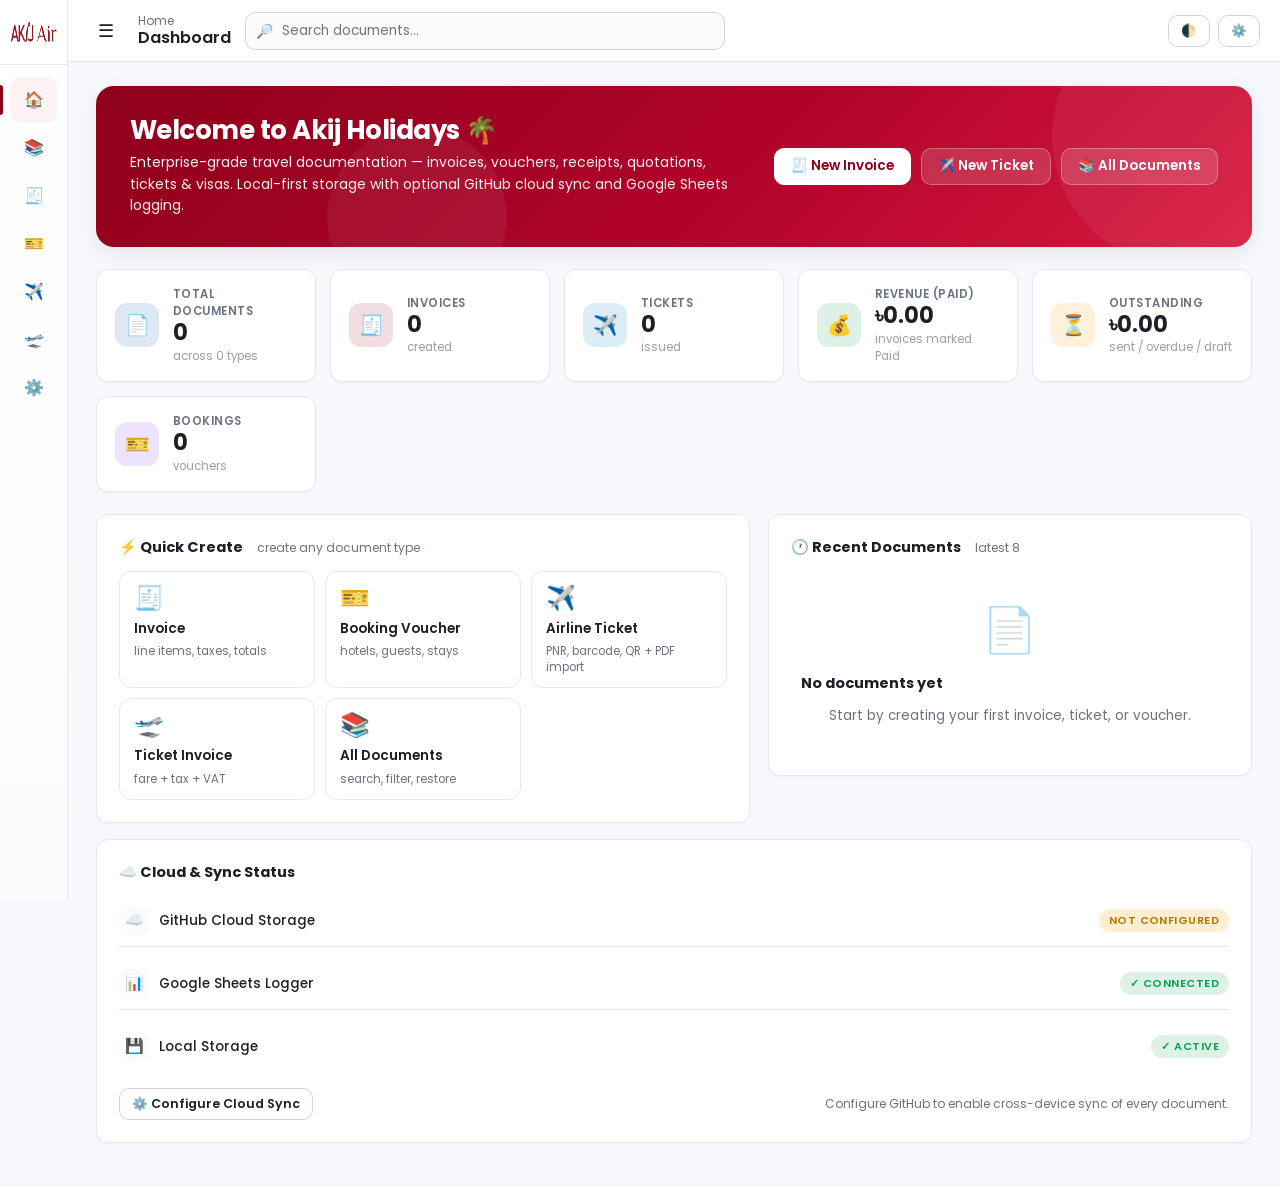
<file: index.html>
<!DOCTYPE html>
<html lang="en">
<head>
<meta charset="UTF-8" />
<meta name="viewport" content="width=device-width, initial-scale=1.0" />
<meta name="description" content="Akij Holidays — enterprise travel document management" />
<title>Akij Holidays — Travel Management System</title>
<link rel="icon" type="image/png" href="logo.png">
<link href="https://fonts.googleapis.com/css2?family=Poppins:wght@300;400;500;600;700&family=JetBrains+Mono:wght@400;600&display=swap" rel="stylesheet">
<link rel="stylesheet" href="theme.css">
<style>
  /* ---- Hero ---- */
  .hero {
    background: linear-gradient(135deg, #8e011a 0%, #b0032a 55%, #d81a3f 100%);
    color: #fff;
    border-radius: var(--radius-lg);
    padding: 30px 34px;
    margin-bottom: 22px;
    display: grid;
    grid-template-columns: 1fr auto;
    gap: 20px;
    align-items: center;
    box-shadow: var(--shadow);
    position: relative;
    overflow: hidden;
  }
  .hero::before, .hero::after {
    content: "";
    position: absolute;
    border-radius: 50%;
    background: rgba(255,255,255,.06);
    pointer-events: none;
  }
  .hero::before { width: 260px; height: 260px; top: -80px; right: -60px; }
  .hero::after  { width: 180px; height: 180px; bottom: -60px; left: 20%; }
  .hero h1 { margin: 0 0 6px; font-size: 26px; font-weight: 700; letter-spacing: -.02em; position: relative; z-index: 1; line-height: 1.15; }
  .hero p  { margin: 0; opacity: .93; font-size: 14px; max-width: 620px; position: relative; z-index: 1; line-height: 1.55; }
  .hero-actions { display: flex; gap: 10px; flex-wrap: wrap; position: relative; z-index: 1; }
  .hero .btn { background: rgba(255,255,255,.15); color: #fff; border: 1px solid rgba(255,255,255,.28); backdrop-filter: blur(4px); }
  .hero .btn:hover { background: rgba(255,255,255,.25); color: #fff; }
  .hero .btn.btn-white { background: #fff; color: #8e011a; border: 1px solid #fff; font-weight: 600; }
  .hero .btn.btn-white:hover { background: #fff; opacity: .93; color: #8e011a; }
  @media (max-width: 720px) { .hero { grid-template-columns: 1fr; padding: 22px; } }

  /* ---- Stats grid ---- */
  .stats {
    display: grid;
    grid-template-columns: repeat(auto-fit, minmax(220px, 1fr));
    gap: 14px;
    margin-bottom: 22px;
  }
  .stat {
    background: var(--surface);
    border: 1px solid var(--border);
    border-radius: var(--radius);
    padding: 16px 18px;
    box-shadow: var(--shadow-xs);
    display: flex;
    align-items: center;
    gap: 14px;
    transition: transform .18s ease, box-shadow .18s ease;
  }
  .stat:hover { transform: translateY(-2px); box-shadow: var(--shadow-sm); }
  .stat-icon {
    width: 44px; height: 44px;
    border-radius: 12px;
    display: grid; place-items: center;
    font-size: 20px;
    flex-shrink: 0;
  }
  .stat-icon.c1 { background: rgba(0,74,173,.13); color: #004aad; }
  .stat-icon.c2 { background: rgba(142,1,26,.13); color: #8e011a; }
  .stat-icon.c3 { background: rgba(15,157,88,.14); color: #0f9d58; }
  .stat-icon.c4 { background: rgba(245,159,0,.15); color: #b57900; }
  .stat-icon.c5 { background: rgba(124,58,237,.14); color: #6d28d9; }
  .stat-icon.c6 { background: rgba(2,132,199,.14); color: #0369a1; }
  .stat-body { min-width: 0; flex: 1; }
  .stat-label { font-size: 11.5px; color: var(--text-muted); text-transform: uppercase; letter-spacing: .04em; font-weight: 600; }
  .stat-value { font-size: 22px; font-weight: 700; color: var(--text); line-height: 1.15; font-variant-numeric: tabular-nums; }
  .stat-sub { font-size: 11.5px; color: var(--text-soft); margin-top: 2px; }

  /* ---- Two-column layout ---- */
  .home-grid {
    display: grid;
    grid-template-columns: 1.35fr 1fr;
    gap: 18px;
    align-items: start;
  }
  @media (max-width: 980px) { .home-grid { grid-template-columns: 1fr; } }

  /* ---- Quick tiles ---- */
  .quick-tiles {
    display: grid;
    grid-template-columns: repeat(auto-fit, minmax(150px, 1fr));
    gap: 10px;
  }
  .quick-tile {
    display: flex;
    flex-direction: column;
    align-items: flex-start;
    gap: 6px;
    padding: 14px 14px 12px;
    border-radius: 12px;
    background: var(--surface);
    border: 1px solid var(--border);
    text-decoration: none;
    color: var(--text);
    transition: transform .18s ease, box-shadow .18s ease, border-color .18s ease;
    cursor: pointer;
  }
  .quick-tile:hover {
    transform: translateY(-2px);
    box-shadow: var(--shadow-sm);
    border-color: var(--primary);
    text-decoration: none;
  }
  .quick-tile .qt-icon { font-size: 24px; line-height: 1; margin-bottom: 4px; }
  .quick-tile .qt-title { font-weight: 600; font-size: 13.5px; line-height: 1.3; }
  .quick-tile .qt-sub { font-size: 11.5px; color: var(--text-muted); line-height: 1.4; }

  /* ---- Recent list ---- */
  .recent-item {
    display: flex;
    gap: 12px;
    padding: 12px 4px;
    border-bottom: 1px solid var(--border);
    align-items: center;
  }
  .recent-item:last-child { border-bottom: none; }
  .recent-item .ri-icon {
    width: 36px; height: 36px;
    border-radius: 9px;
    display: grid; place-items: center;
    background: var(--surface-2);
    font-size: 17px;
    flex-shrink: 0;
  }
  .recent-item .ri-body { flex: 1; min-width: 0; }
  .recent-item .ri-title {
    font-weight: 600;
    font-size: 13.5px;
    color: var(--text);
    overflow: hidden;
    text-overflow: ellipsis;
    white-space: nowrap;
  }
  .recent-item .ri-sub {
    font-size: 11.5px;
    color: var(--text-muted);
    display: flex;
    gap: 8px;
    align-items: center;
    flex-wrap: wrap;
    margin-top: 2px;
  }
  .recent-item .ri-actions { display: flex; gap: 6px; flex-shrink: 0; }
  .recent-item a.ri-open {
    color: var(--accent);
    font-size: 12.5px;
    font-weight: 600;
    text-decoration: none;
    padding: 4px 10px;
    border-radius: 6px;
  }
  .recent-item a.ri-open:hover { background: var(--accent-soft); text-decoration: none; }

  /* ---- Cloud status ---- */
  .status-panel {
    display: flex;
    flex-direction: column;
    gap: 12px;
  }
  .status-row {
    display: flex;
    align-items: center;
    justify-content: space-between;
    padding: 10px 0;
    border-bottom: 1px solid var(--border);
    font-size: 13.5px;
    gap: 10px;
  }
  .status-row:last-child { border-bottom: none; }
  .status-row .name { display: flex; align-items: center; gap: 10px; font-weight: 500; }
  .status-row .name .ico {
    width: 30px; height: 30px;
    background: var(--surface-2);
    border-radius: 8px;
    display: grid; place-items: center;
    font-size: 15px;
  }

  .card h3 {
    margin: 0 0 12px;
    font-size: 14.5px;
    color: var(--text);
    font-weight: 700;
    display: flex;
    align-items: center;
    gap: 8px;
  }
  .card h3 .sub { font-weight: 400; font-size: 12px; color: var(--text-muted); margin-left: 6px; }
</style>
</head>
<body>

<div id="mainOutlet">
  <div class="hero">
    <div>
      <h1>Welcome to Akij Holidays 🌴</h1>
      <p>Enterprise-grade travel documentation — invoices, vouchers, receipts, quotations, tickets & visas. Local-first storage with optional GitHub cloud sync and Google Sheets logging.</p>
    </div>
    <div class="hero-actions">
      <a class="btn btn-white" href="invoice.html">🧾 New Invoice</a>
      <a class="btn" href="ticket.html">✈️ New Ticket</a>
      <a class="btn" href="documents.html">📚 All Documents</a>
    </div>
  </div>

  <div class="stats" id="statsGrid" aria-label="Statistics"></div>

  <div class="home-grid">
    <div class="card">
      <h3>⚡ Quick Create <span class="sub">create any document type</span></h3>
      <div class="quick-tiles" id="quickTiles"></div>
    </div>

    <div class="card">
      <h3>🕐 Recent Documents <span class="sub">latest 8</span></h3>
      <div id="recentList"></div>
    </div>
  </div>

  <div class="card mt-2">
    <h3>☁️ Cloud &amp; Sync Status</h3>
    <div class="status-panel">
      <div class="status-row">
        <div class="name"><span class="ico">☁️</span> GitHub Cloud Storage</div>
        <div class="value" id="statusGithub"><span class="badge badge-local">Not configured</span></div>
      </div>
      <div class="status-row">
        <div class="name"><span class="ico">📊</span> Google Sheets Logger</div>
        <div class="value" id="statusSheets"><span class="badge badge-local">Not configured</span></div>
      </div>
      <div class="status-row">
        <div class="name"><span class="ico">💾</span> Local Storage</div>
        <div class="value"><span class="badge badge-ok">✓ Active</span></div>
      </div>
    </div>
    <div class="row mt-2">
      <a class="btn btn-ghost btn-sm" href="settings.html">⚙️ Configure Cloud Sync</a>
      <div class="spacer"></div>
      <span class="text-muted" style="font-size:12px;">Configure GitHub to enable cross-device sync of every document.</span>
    </div>
  </div>
</div>

<script src="config.js"></script>
<script src="app.js"></script>
<script>
const { CFG, Store, Sheets, GitHub, Toast, escapeHTML, formatMoney, formatDate, formatDateTime } = AkijApp;
AkijApp.mountShell({ active: "dashboard", title: "Dashboard", crumb: "Home", showSearch: true });

/* ---- Stats ---- */
function renderStats() {
  const all = Store.all();
  const invoices = all.filter(d => d.type === "invoice");
  const revenue  = invoices.filter(d => (d.status || "").toLowerCase() === "paid")
                           .reduce((s, d) => s + (Number(d.total) || 0), 0);
  const outstanding = invoices.filter(d => ["sent","overdue","draft"].includes((d.status || "").toLowerCase()))
                           .reduce((s, d) => s + (Number(d.total) || 0), 0);
  const cards = [
    { icon: "📄", cls: "c1", label: "Total Documents", value: all.length,                       sub: `across ${new Set(all.map(d => d.type)).size || 0} types` },
    { icon: "🧾", cls: "c2", label: "Invoices",         value: invoices.length,                 sub: "created" },
    { icon: "✈️", cls: "c6", label: "Tickets",          value: all.filter(d => d.type === "ticket").length, sub: "issued" },
    { icon: "💰", cls: "c3", label: "Revenue (Paid)",   value: formatMoney(revenue, "BDT"),     sub: "invoices marked Paid" },
    { icon: "⏳", cls: "c4", label: "Outstanding",      value: formatMoney(outstanding, "BDT"), sub: "sent / overdue / draft" },
    { icon: "🎫", cls: "c5", label: "Bookings",         value: all.filter(d => d.type === "voucher").length, sub: "vouchers" }
  ];
  document.getElementById("statsGrid").innerHTML = cards.map(c =>
    `<div class="stat">
       <div class="stat-icon ${c.cls}" aria-hidden="true">${c.icon}</div>
       <div class="stat-body">
         <div class="stat-label">${escapeHTML(c.label)}</div>
         <div class="stat-value">${escapeHTML(String(c.value))}</div>
         <div class="stat-sub">${escapeHTML(c.sub)}</div>
       </div>
     </div>`).join("");
}

/* ---- Quick tiles ---- */
function renderQuick() {
  const tiles = [
    { href: "invoice.html",        icon: "🧾", title: "Invoice",         sub: "line items, taxes, totals" },
    { href: "voucher.html",        icon: "🎫", title: "Booking Voucher", sub: "hotels, guests, stays" },
    { href: "ticket.html",         icon: "✈️", title: "Airline Ticket",  sub: "PNR, barcode, QR + PDF import" },
    { href: "ticket-invoice.html", icon: "🛫", title: "Ticket Invoice",  sub: "fare + tax + VAT" },
    { href: "documents.html",      icon: "📚", title: "All Documents",   sub: "search, filter, restore" }
  ];
  document.getElementById("quickTiles").innerHTML = tiles.map(t =>
    `<a class="quick-tile" href="${t.href}">
       <div class="qt-icon" aria-hidden="true">${t.icon}</div>
       <div class="qt-title">${escapeHTML(t.title)}</div>
       <div class="qt-sub">${escapeHTML(t.sub)}</div>
     </a>`).join("");
}

/* ---- Recent list ---- */
function typeLabel(t) { return CFG.DOC_TYPES?.[t]?.label || t; }
function typeIcon(t)  { return CFG.DOC_TYPES?.[t]?.icon  || "📄"; }
function pageFor(t) {
  const map = { invoice: "invoice.html", voucher: "voucher.html", ticket: "ticket.html", ticketInvoice: "ticket-invoice.html" };
  return map[t] || "documents.html";
}
function paramFor(d) {
  const party = d.clientName || d.guestName || d.paidBy || d.applicantName || (d.passengers && d.passengers[0]?.name) || "";
  const amount = (typeof d.total === "number" && d.total > 0) ? formatMoney(d.total, d.currency)
                 : (typeof d.amount === "number" && d.amount > 0) ? formatMoney(d.amount, d.currency) : "";
  return { party, amount };
}
function renderRecent() {
  const list = Store.all()
    .sort((a, b) => new Date(b.updatedAt || 0) - new Date(a.updatedAt || 0))
    .slice(0, 8);
  const host = document.getElementById("recentList");
  if (!list.length) {
    host.innerHTML = `<div class="empty" style="padding:26px 10px;">
      <div class="empty-icon">📄</div>
      <h3>No documents yet</h3>
      <p>Start by creating your first invoice, ticket, or voucher.</p>
    </div>`;
    return;
  }
  host.innerHTML = list.map(d => {
    const { party, amount } = paramFor(d);
    const date = d.invoiceDate || d.receiptDate || d.quoteDate || d.docDate || d.updatedAt;
    return `<div class="recent-item">
      <div class="ri-icon" aria-hidden="true">${typeIcon(d.type)}</div>
      <div class="ri-body">
        <div class="ri-title">${escapeHTML(d.number || d.id)} <span class="text-muted" style="font-weight:400;font-size:12.5px;">· ${escapeHTML(typeLabel(d.type))}</span></div>
        <div class="ri-sub">
          ${party ? `<span>${escapeHTML(party)}</span>` : ""}
          ${amount ? `<span style="color:var(--primary);font-weight:600;">${escapeHTML(amount)}</span>` : ""}
          <span>${escapeHTML(formatDate(date))}</span>
          ${d.githubPath ? `<span class="badge badge-synced">✓ Synced</span>` : ""}
        </div>
      </div>
      <div class="ri-actions">
        <a class="ri-open" href="${pageFor(d.type)}?id=${encodeURIComponent(d.id)}">Open →</a>
      </div>
    </div>`;
  }).join("");
}

/* ---- Cloud status badges ---- */
function renderCloudStatus() {
  const s = document.getElementById("statusSheets");
  if (Sheets.isEnabled()) { s.innerHTML = `<span class="badge badge-ok">✓ Connected</span>`; }
  const g = document.getElementById("statusGithub");
  if (GitHub.isEnabled()) { g.innerHTML = `<span class="badge badge-cloud">✓ Connected</span>`; }
}

/* ---- Global topbar search ---- */
const searchNav = (q) => {
  q = (q || "").trim();
  if (q.length < 2) return;
  location.href = "documents.html?q=" + encodeURIComponent(q);
};
document.addEventListener("keydown", (e) => {
  if (e.target && e.target.id === "globalSearch" && e.key === "Enter") {
    e.preventDefault(); searchNav(e.target.value);
  }
});

renderStats();
renderQuick();
renderRecent();
renderCloudStatus();
</script>
</body>
</html>
</file>
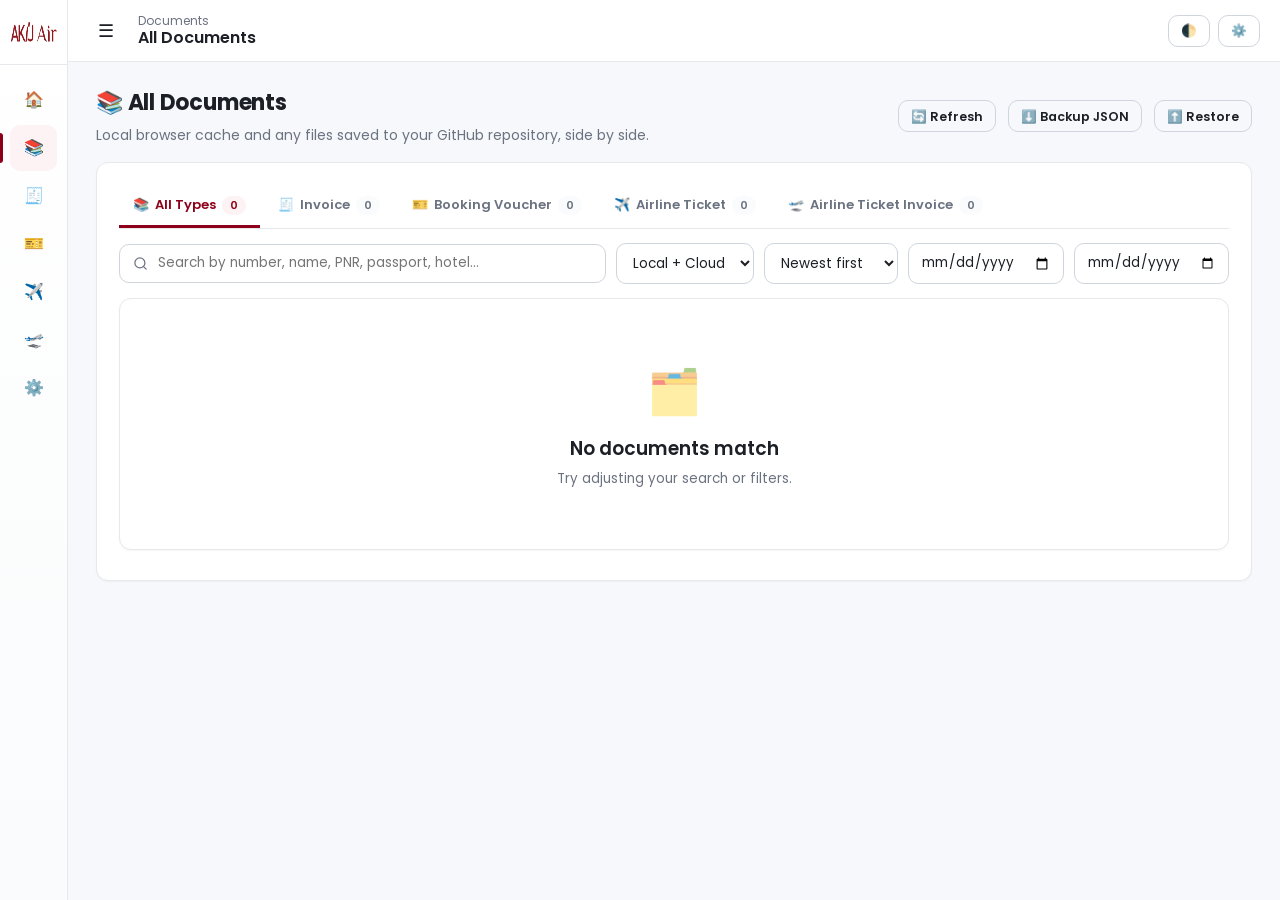
<file: documents.html>
<!DOCTYPE html>
<html lang="en">
<head>
<meta charset="UTF-8" />
<meta name="viewport" content="width=device-width, initial-scale=1.0" />
<title>All Documents — Akij Holidays</title>
<link rel="icon" type="image/png" href="logo.png">
<link href="https://fonts.googleapis.com/css2?family=Poppins:wght@300;400;500;600;700&display=swap" rel="stylesheet">
<link rel="stylesheet" href="theme.css">
<style>
  .filters { display: flex; gap: 10px; align-items: center; flex-wrap: wrap; margin-bottom: 14px; }
  .filters input, .filters select {
    padding: 9px 12px;
    border: 1px solid var(--border-strong);
    border-radius: 10px;
    background: var(--surface);
    color: var(--text);
    font-family: var(--font);
    font-size: 13.5px;
    line-height: 1.4;
    min-height: 38px;
  }
  .filters input:focus, .filters select:focus {
    outline: none;
    border-color: var(--primary);
    box-shadow: 0 0 0 3px var(--primary-ring);
  }
  .filters .search {
    flex: 1;
    min-width: 240px;
    padding-left: 38px;
    background-image: url("data:image/svg+xml;utf8,<svg xmlns='http://www.w3.org/2000/svg' width='16' height='16' viewBox='0 0 24 24' fill='none' stroke='%236b7280' stroke-width='2' stroke-linecap='round' stroke-linejoin='round'><circle cx='11' cy='11' r='8'/><path d='m21 21-4.35-4.35'/></svg>");
    background-repeat: no-repeat;
    background-position: 13px center;
    background-size: 15px;
  }
  .filters input[type="date"] { min-width: 150px; }
  .tabs {
    display: flex;
    gap: 4px;
    margin-bottom: 14px;
    border-bottom: 1px solid var(--border);
    flex-wrap: wrap;
    overflow-x: auto;
  }
  .tab {
    padding: 10px 14px;
    background: transparent;
    border: none;
    border-bottom: 3px solid transparent;
    cursor: pointer;
    color: var(--text-muted);
    font-family: var(--font);
    font-weight: 600;
    font-size: 13px;
    transition: color .15s, border-color .15s;
    white-space: nowrap;
    display: flex;
    align-items: center;
    gap: 6px;
  }
  .tab:hover { color: var(--text); }
  .tab.active { color: var(--primary); border-bottom-color: var(--primary); }
  .tab .cnt {
    display: inline-block;
    background: var(--surface-2);
    padding: 1px 8px;
    border-radius: 999px;
    font-size: 11px;
    min-width: 22px;
    text-align: center;
    font-variant-numeric: tabular-nums;
  }
  .tab.active .cnt { background: var(--primary-soft); color: var(--primary); }
  .row-actions { display: flex; gap: 4px; justify-content: flex-end; }
  .amount { font-weight: 600; color: var(--primary); font-variant-numeric: tabular-nums; white-space: nowrap; }
  .cell-muted { color: var(--text-muted); font-size: 12.5px; }
  .list-wrapper {
    background: var(--surface);
    border: 1px solid var(--border);
    border-radius: var(--radius);
    overflow: hidden;
    box-shadow: var(--shadow-xs);
  }
  .list-wrapper table { margin: 0; border: none; border-radius: 0; }
  .cloud-progress {
    display: none;
    align-items: center;
    gap: 10px;
    padding: 10px 14px;
    background: var(--info-soft);
    color: var(--info);
    border-radius: 8px;
    margin-bottom: 12px;
    font-size: 13px;
  }
  .cloud-progress.show { display: flex; }
  .num-col { font-family: var(--font-mono); font-size: 12.5px; font-weight: 600; }
  .party-col { max-width: 260px; overflow: hidden; text-overflow: ellipsis; white-space: nowrap; }
</style>
</head>
<body>

<div id="mainOutlet">
  <div class="row mb-2">
    <div>
      <h2 class="section-title">📚 All Documents</h2>
      <p class="section-sub" style="margin:2px 0 0;">Local browser cache and any files saved to your GitHub repository, side by side.</p>
    </div>
    <div class="spacer"></div>
    <button class="btn btn-ghost btn-sm" id="btnRefresh" type="button">🔄 Refresh</button>
    <button class="btn btn-ghost btn-sm" id="btnBackup" type="button">⬇️ Backup JSON</button>
    <label class="btn btn-ghost btn-sm" for="importInput" style="cursor:pointer">⬆️ Restore</label>
    <input type="file" id="importInput" accept="application/json,.json" hidden>
  </div>

  <div class="card">
    <div class="tabs" id="typeTabs" role="tablist"></div>

    <div class="filters">
      <input type="search" class="search" id="q" placeholder="Search by number, name, PNR, passport, hotel…" aria-label="Search documents" />
      <select id="sourceFilter" aria-label="Data source">
        <option value="both">Local + Cloud</option>
        <option value="local">Local only</option>
        <option value="cloud">GitHub only</option>
      </select>
      <select id="sortSelect" aria-label="Sort">
        <option value="updated-desc">Newest first</option>
        <option value="updated-asc">Oldest first</option>
        <option value="amount-desc">Amount ↓</option>
        <option value="amount-asc">Amount ↑</option>
        <option value="number-asc">Number A→Z</option>
      </select>
      <input type="date" id="dateFrom" aria-label="Date from" title="From date" />
      <input type="date" id="dateTo" aria-label="Date to" title="To date" />
    </div>

    <div id="cloudProgress" class="cloud-progress">
      <span class="loader"></span>
      <span id="cloudProgressText">Loading cloud documents…</span>
    </div>

    <div class="list-wrapper">
      <div id="listBody"></div>
    </div>
    <div id="resultInfo" class="text-muted mt-1" style="font-size:12.5px;"></div>
  </div>
</div>

<script src="config.js"></script>
<script src="app.js"></script>
<script>
const { CFG, Store, GitHub, Toast, escapeHTML, formatMoney, formatDate, debounce } = AkijApp;
AkijApp.mountShell({ active: "documents", title: "All Documents", crumb: "Documents", showSearch: false });

const TYPES = CFG.DOC_TYPES;
const TYPE_ORDER = Object.keys(TYPES);

let currentType = "all";
let currentQ    = "";
let currentSort = "updated-desc";
let currentSource = "both";
let currentDateFrom = "";
let currentDateTo = "";
let cloudDocs = [];

/* ---- Helpers ---- */
function pageFor(t) {
  const map = { invoice: "invoice.html", voucher: "voucher.html", ticket: "ticket.html", ticketInvoice: "ticket-invoice.html" };
  return map[t] || "index.html";
}
function partyOf(d) {
  return d.clientName || d.guestName || d.paidBy || d.applicantName || (d.passengers && d.passengers[0]?.name) || "—";
}
function amountOf(d) {
  if (typeof d.total  === "number" && d.total  > 0) return formatMoney(d.total,  d.currency);
  if (typeof d.amount === "number" && d.amount > 0) return formatMoney(d.amount, d.currency);
  return "";
}
function dateOf(d) {
  return d.invoiceDate || d.receiptDate || d.quoteDate || d.docDate || d.updatedAt || d.createdAt;
}
function amountRaw(d) { return Number(d.total) || Number(d.amount) || 0; }
function typeIcon(t)  { return TYPES[t]?.icon  || "📄"; }
function typeLabel(t) { return TYPES[t]?.label || t; }

/* Merge local + cloud into a single list; cloud entries preserve githubPath. */
function mergedDocs() {
  const local = Store.all();
  const byId  = new Map(local.map(d => [d.id, d]));
  const source = currentSource;
  let result;
  if (source === "local") result = local;
  else if (source === "cloud") result = cloudDocs;
  else {
    // Merge: prefer local (may have unsaved edits), then cloud-only
    result = [...local];
    for (const cd of cloudDocs) {
      if (!byId.has(cd.id)) result.push(cd);
    }
  }
  return result;
}

/* ---- Tabs ---- */
function renderTabs() {
  const merged = mergedDocs();
  const counts = { all: merged.length };
  for (const t of TYPE_ORDER) counts[t] = 0;
  for (const d of merged) if (counts[d.type] !== undefined) counts[d.type]++;
  const tabs = [{ key: "all", label: "All Types", icon: "📚" },
                ...TYPE_ORDER.map(k => ({ key: k, label: TYPES[k].label, icon: TYPES[k].icon }))];
  document.getElementById("typeTabs").innerHTML = tabs
    .map(t => `<button class="tab ${currentType === t.key ? "active" : ""}" data-t="${t.key}" role="tab" aria-selected="${currentType === t.key}">
      <span aria-hidden="true">${t.icon}</span>
      <span>${escapeHTML(t.label)}</span>
      <span class="cnt">${counts[t.key] || 0}</span>
    </button>`).join("");
  document.querySelectorAll("#typeTabs .tab").forEach(el => {
    el.addEventListener("click", () => { currentType = el.dataset.t; render(); });
  });
}

/* ---- Filter & sort ---- */
function filterSort(list) {
  let out = list;
  if (currentType !== "all") out = out.filter(d => d.type === currentType);
  if (currentQ) {
    const q = currentQ.toLowerCase();
    out = out.filter(d => {
      const bag = [
        d.number, d.id,
        d.clientName, d.clientCompany, d.clientEmail, d.clientPhone,
        d.guestName, d.guestEmail, d.guestPhone,
        d.paidBy, d.applicantName, d.passportNumber,
        d.pnr, d.ticketNumber, d.bookingRef,
        (d.hotels || []).map(h => `${h.name || ""} ${h.city || ""}`).join(" "),
        (d.passengers || []).map(p => p.name || "").join(" "),
        d.subject, d.purpose, d.destination, d.country,
        d.airline?.name, d.departure?.city, d.arrival?.city
      ].filter(Boolean).join(" ").toLowerCase();
      return bag.includes(q);
    });
  }
  if (currentDateFrom) {
    const from = new Date(currentDateFrom + "T00:00:00").getTime();
    out = out.filter(d => { const t = new Date(dateOf(d)).getTime(); return isFinite(t) && t >= from; });
  }
  if (currentDateTo) {
    const to = new Date(currentDateTo + "T23:59:59").getTime();
    out = out.filter(d => { const t = new Date(dateOf(d)).getTime(); return isFinite(t) && t <= to; });
  }
  const sorters = {
    "updated-desc": (a, b) => new Date(b.updatedAt || 0) - new Date(a.updatedAt || 0),
    "updated-asc":  (a, b) => new Date(a.updatedAt || 0) - new Date(b.updatedAt || 0),
    "amount-desc":  (a, b) => amountRaw(b) - amountRaw(a),
    "amount-asc":   (a, b) => amountRaw(a) - amountRaw(b),
    "number-asc":   (a, b) => String(a.number || "").localeCompare(String(b.number || ""))
  };
  out = [...out].sort(sorters[currentSort] || sorters["updated-desc"]);
  return out;
}

/* ---- Render list ---- */
function render() {
  renderTabs();
  const list = filterSort(mergedDocs());
  const host = document.getElementById("listBody");
  if (!list.length) {
    host.innerHTML = `<div class="empty">
      <div class="empty-icon">🗂️</div>
      <h3>No documents match</h3>
      <p>Try adjusting your search or filters.</p>
    </div>`;
    document.getElementById("resultInfo").textContent = "";
    return;
  }
  host.innerHTML = `<table class="data-table">
    <thead>
      <tr>
        <th style="width:44px"></th>
        <th>Number</th>
        <th>Party</th>
        <th class="hide-mobile">Type</th>
        <th class="hide-mobile" style="text-align:right;">Amount</th>
        <th class="hide-mobile">Date</th>
        <th class="hide-mobile">Source</th>
        <th style="text-align:right;">Actions</th>
      </tr>
    </thead>
    <tbody>
    ${list.map(d => {
      const amt = amountOf(d);
      const source = d.githubPath ? `<span class="badge badge-synced">✓ Synced</span>`
                    : d._cloudOnly ? `<span class="badge badge-cloud">Cloud</span>`
                    : `<span class="badge badge-local">Local</span>`;
      const disabledDel = d._cloudOnly ? " disabled title='Cloud-only — open to sync locally'" : "";
      return `<tr data-id="${escapeHTML(d.id)}">
        <td style="font-size:20px;text-align:center;" aria-hidden="true">${typeIcon(d.type)}</td>
        <td class="num-col">${escapeHTML(d.number || d.id)}</td>
        <td class="party-col" title="${escapeHTML(partyOf(d))}">${escapeHTML(partyOf(d))}</td>
        <td class="hide-mobile"><span class="badge badge-${d.type}">${escapeHTML(typeLabel(d.type))}</span></td>
        <td class="hide-mobile" style="text-align:right;">${amt ? `<span class="amount">${escapeHTML(amt)}</span>` : `<span class="cell-muted">—</span>`}</td>
        <td class="hide-mobile cell-muted">${escapeHTML(formatDate(dateOf(d)))}</td>
        <td class="hide-mobile">${source}</td>
        <td>
          <div class="row-actions">
            <a class="icon-btn" href="${pageFor(d.type)}?id=${encodeURIComponent(d.id)}" title="Open / Edit" aria-label="Open">✏️</a>
            <button class="icon-btn danger" data-act="delete" data-id="${escapeHTML(d.id)}" title="Delete" aria-label="Delete"${disabledDel}>🗑</button>
          </div>
        </td>
      </tr>`;
    }).join("")}
    </tbody>
  </table>`;
  document.getElementById("resultInfo").textContent =
    `Showing ${list.length} of ${mergedDocs().length} documents.`;

  host.querySelectorAll('[data-act="delete"]').forEach(btn => {
    btn.addEventListener("click", async () => {
      const id = btn.dataset.id;
      const d  = Store.get(id) || cloudDocs.find(c => c.id === id);
      if (!d) return;
      if (!confirm(`Delete ${d.number || d.id}? This cannot be undone.`)) return;
      Store.remove(id);
      // Best-effort cloud delete
      if (d.githubPath) {
        Toast.show("Removing cloud copy…", "info", 1500);
        // Need SHA — do a quick fetch
        try {
          const c = GitHub.creds();
          if (c) {
            const res = await fetch(`https://api.github.com/repos/${c.owner}/${c.repo}/contents/${encodeURI(d.githubPath)}?ref=${encodeURIComponent(c.branch)}`, {
              headers: { Authorization: `Bearer ${c.token}`, Accept: "application/vnd.github+json" }
            });
            if (res.ok) {
              const j = await res.json();
              await GitHub.deleteDoc(d.githubPath, j.sha);
            }
          }
        } catch (_) {}
      }
      Toast.show("Deleted", "success");
      await loadCloud();
      render();
    });
  });
}

/* ---- Cloud fetch (aggregates all JSONs in the repo) ---- */
async function loadCloud() {
  if (!GitHub.isEnabled()) { cloudDocs = []; return; }
  const p = document.getElementById("cloudProgress");
  p.classList.add("show");
  document.getElementById("cloudProgressText").textContent = "Loading cloud documents…";
  try {
    const files = await GitHub.listAll();
    const docs  = [];
    let done = 0;
    const total = files.length;
    // Limit parallelism to be nice to GitHub API
    const batchSize = 6;
    for (let i = 0; i < files.length; i += batchSize) {
      const batch = files.slice(i, i + batchSize);
      const results = await Promise.all(batch.map(f => GitHub.fetchDoc(f.path)));
      results.forEach((r, k) => {
        done++;
        if (r && r.doc) {
          r.doc._cloudOnly = !Store.get(r.doc.id);
          r.doc.githubPath = batch[k].path;
          docs.push(r.doc);
        }
      });
      document.getElementById("cloudProgressText").textContent = `Loading cloud documents… (${done}/${total})`;
    }
    cloudDocs = docs;
  } catch (e) {
    Toast.show("Cloud load failed: " + (e.message || "unknown"), "warn", 4000);
    cloudDocs = [];
  } finally {
    p.classList.remove("show");
  }
}

/* ---- Event wires ---- */
const runFilter = debounce(() => render(), 100);
document.getElementById("q").addEventListener("input", (e) => { currentQ = e.target.value.trim(); runFilter(); });
document.getElementById("sourceFilter").addEventListener("change", (e) => { currentSource = e.target.value; render(); });
document.getElementById("sortSelect").addEventListener("change", (e) => { currentSort = e.target.value; render(); });
document.getElementById("dateFrom").addEventListener("change", (e) => { currentDateFrom = e.target.value; render(); });
document.getElementById("dateTo").addEventListener("change", (e) => { currentDateTo = e.target.value; render(); });
document.getElementById("btnRefresh").addEventListener("click", async () => { await loadCloud(); render(); });
document.getElementById("btnBackup").addEventListener("click", () => {
  try {
    const data = Store.exportAll();
    const blob = new Blob([JSON.stringify(data, null, 2)], { type: "application/json" });
    const url = URL.createObjectURL(blob);
    const a = document.createElement("a");
    a.href = url; a.download = `akij-backup-${new Date().toISOString().split("T")[0]}.json`;
    document.body.appendChild(a); a.click(); a.remove();
    setTimeout(() => URL.revokeObjectURL(url), 1000);
    Toast.show("Backup downloaded", "success");
  } catch (e) { Toast.show("Backup failed: " + e.message, "error"); }
});
document.getElementById("importInput").addEventListener("change", async (e) => {
  const f = e.target.files[0]; if (!f) return;
  try {
    const txt = await f.text();
    const data = JSON.parse(txt);
    if (!confirm("This will REPLACE local documents & settings. Continue?")) return;
    Store.importAll(data);
    Toast.show("Backup restored", "success");
    render();
  } catch (err) { Toast.show("Invalid backup: " + err.message, "error"); }
  e.target.value = "";
});

/* Query string prefill */
const qs = new URLSearchParams(location.search);
if (qs.get("q"))    { document.getElementById("q").value = qs.get("q"); currentQ = qs.get("q").toLowerCase(); }
if (qs.get("type") && (qs.get("type") === "all" || TYPES[qs.get("type")])) { currentType = qs.get("type"); }

renderTabs();
render();
loadCloud().then(render);
</script>
</body>
</html>
</file>
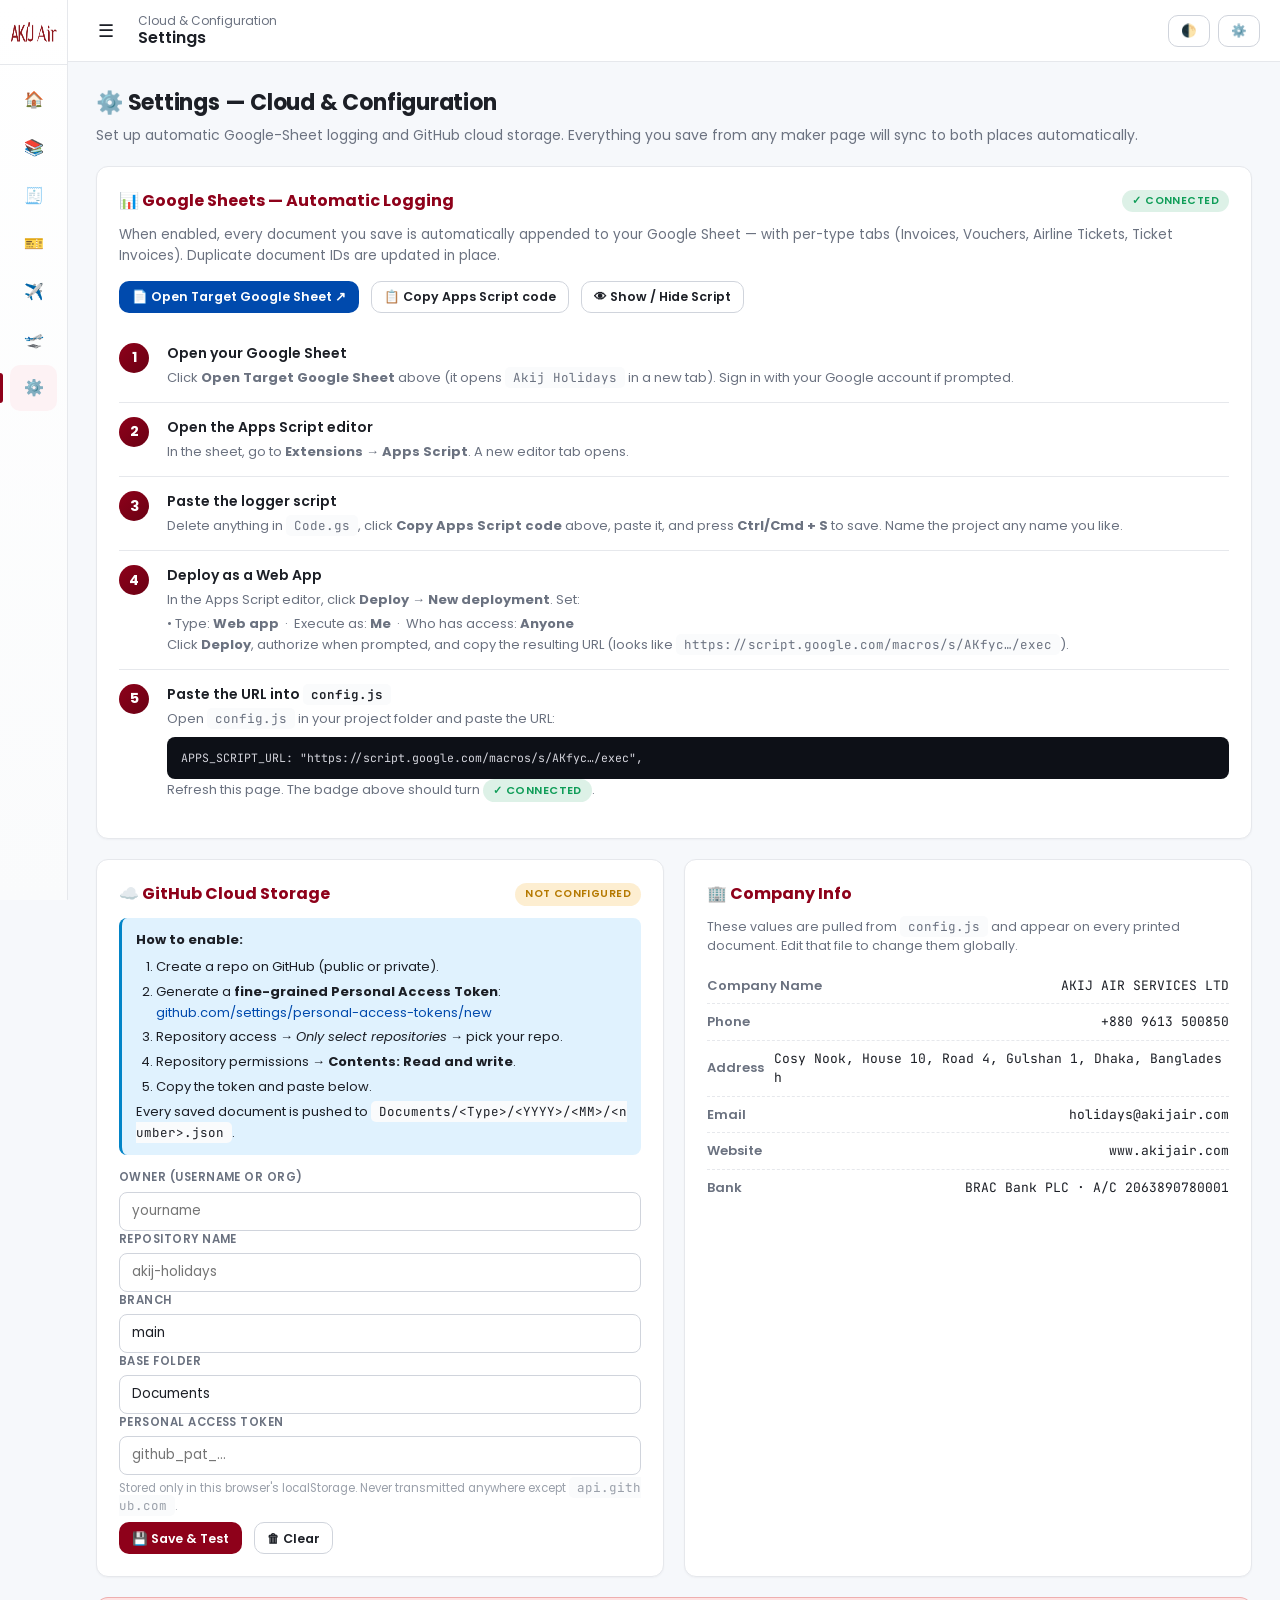
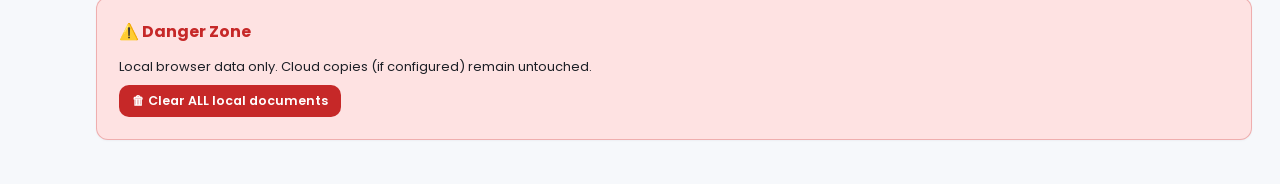
<file: settings.html>
<!DOCTYPE html>
<html lang="en">
<head>
<meta charset="UTF-8" />
<meta name="viewport" content="width=device-width, initial-scale=1.0" />
<title>Settings — Akij Holidays</title>
<link rel="icon" type="image/png" href="logo.png">
<link href="https://fonts.googleapis.com/css2?family=Poppins:wght@300;400;500;600;700&family=JetBrains+Mono:wght@400;600&display=swap" rel="stylesheet">
<link rel="stylesheet" href="theme.css">
<style>
  .setting-grid { display: grid; grid-template-columns: 1fr; gap: 20px; }
  .setting-grid.two { grid-template-columns: repeat(auto-fit, minmax(340px, 1fr)); }
  .status-line { display: flex; align-items: center; gap: 10px; font-size: 13.5px; margin-bottom: 10px; }
  code { background: var(--surface-2); padding: 2px 8px; border-radius: 5px; font-family: var(--font-mono); font-size: 12.5px; word-break: break-all; }
  .help {
    background: var(--info-soft);
    border-left: 3px solid var(--info);
    padding: 12px 14px;
    border-radius: 8px;
    font-size: 13px;
    color: var(--text);
    margin-bottom: 14px;
    line-height: 1.6;
  }
  .help ol { margin: 6px 0 0 20px; padding: 0; }
  .help li { margin-bottom: 4px; }
  .card-h { color: var(--primary); font-size: 16px; margin: 0 0 12px; display: flex; align-items: center; gap: 8px; }
  .card-h .badge { margin-left: auto; font-size: 10.5px; }

  .steps { counter-reset: step; list-style: none; padding: 0; margin: 0; }
  .step {
    counter-increment: step;
    display: grid;
    grid-template-columns: 34px 1fr;
    gap: 14px;
    padding: 14px 0;
    border-bottom: 1px solid var(--border);
  }
  .step:last-child { border-bottom: none; }
  .step::before {
    content: counter(step);
    background: linear-gradient(135deg, var(--primary) 0%, var(--primary-dark) 100%);
    color: #fff;
    width: 30px; height: 30px;
    border-radius: 50%;
    display: inline-flex;
    align-items: center;
    justify-content: center;
    font-weight: 700;
    font-size: 14px;
    flex-shrink: 0;
  }
  .step h4 { margin: 0 0 4px; font-size: 14px; font-weight: 600; color: var(--text); }
  .step p  { margin: 0; font-size: 13px; color: var(--text-muted); line-height: 1.55; }
  .step p a { color: var(--accent); font-weight: 600; }
  .step .step-body { min-width: 0; }
  .step pre {
    background: #0d1017;
    color: #d4d4dc;
    padding: 12px 14px;
    border-radius: 8px;
    overflow-x: auto;
    font-family: var(--font-mono);
    font-size: 11.5px;
    line-height: 1.55;
    max-height: 240px;
    margin: 8px 0 0;
    white-space: pre;
  }
  .danger-zone {
    border: 1px solid rgba(198, 40, 40, .28);
    background: var(--danger-soft);
  }
  .danger-zone .card-h { color: var(--danger); }

  .env-row {
    display: flex;
    align-items: center;
    justify-content: space-between;
    gap: 10px;
    padding: 8px 0;
    border-bottom: 1px dashed var(--border);
    font-size: 13px;
  }
  .env-row:last-child { border-bottom: none; }
  .env-row .k { color: var(--text-muted); font-weight: 600; }
  .env-row .v { font-family: var(--font-mono); color: var(--text); word-break: break-all; }
</style>
</head>
<body>

<div id="mainOutlet">
  <div class="mb-2">
    <h2 class="section-title">⚙️ Settings — Cloud &amp; Configuration</h2>
    <p class="section-sub">Set up automatic Google-Sheet logging and GitHub cloud storage. Everything you save from any maker page will sync to both places automatically.</p>
  </div>

  <div class="setting-grid">

    <!-- Google Sheets: FULL step-by-step -->
    <div class="card">
      <h3 class="card-h">📊 Google Sheets — Automatic Logging <span id="gsBadge" class="badge badge-local">Not configured</span></h3>

      <p style="font-size:13.5px;color:var(--text-muted);margin:0 0 14px;line-height:1.55;">
        When enabled, every document you save is automatically appended to your Google Sheet — with per-type tabs
        (Invoices, Vouchers, Airline Tickets, Ticket Invoices). Duplicate document IDs are updated in place.
      </p>

      <div class="row mb-2">
        <a class="btn btn-accent btn-sm" id="gsOpen" href="#" target="_blank" rel="noopener">📄 Open Target Google Sheet ↗</a>
        <button class="btn btn-ghost btn-sm" id="gsCopyScript" type="button">📋 Copy Apps Script code</button>
        <button class="btn btn-ghost btn-sm" id="gsToggleCode" type="button">👁 Show / Hide Script</button>
      </div>

      <ol class="steps" id="steps">
        <li class="step"><div class="step-body">
          <h4>Open your Google Sheet</h4>
          <p>Click <strong>Open Target Google Sheet</strong> above (it opens
             <code>Akij Holidays</code> in a new tab). Sign in with your Google account if prompted.</p>
        </div></li>
        <li class="step"><div class="step-body">
          <h4>Open the Apps Script editor</h4>
          <p>In the sheet, go to <strong>Extensions → Apps Script</strong>. A new editor tab opens.</p>
        </div></li>
        <li class="step"><div class="step-body">
          <h4>Paste the logger script</h4>
          <p>Delete anything in <code>Code.gs</code>, click <strong>Copy Apps Script code</strong> above,
             paste it, and press <strong>Ctrl/Cmd + S</strong> to save. Name the project any name you like.</p>
          <pre id="gsCode" style="display:none;"></pre>
        </div></li>
        <li class="step"><div class="step-body">
          <h4>Deploy as a Web App</h4>
          <p>In the Apps Script editor, click <strong>Deploy → New deployment</strong>. Set:</p>
          <p style="margin-top:4px;">• Type: <strong>Web app</strong> &nbsp;·&nbsp;
             Execute as: <strong>Me</strong> &nbsp;·&nbsp;
             Who has access: <strong>Anyone</strong></p>
          <p>Click <strong>Deploy</strong>, authorize when prompted, and copy the resulting URL
             (looks like <code>https://script.google.com/macros/s/AKfyc…/exec</code>).</p>
        </div></li>
        <li class="step"><div class="step-body">
          <h4>Paste the URL into <code>config.js</code></h4>
          <p>Open <code>config.js</code> in your project folder and paste the URL:</p>
          <pre style="max-height:auto;">APPS_SCRIPT_URL: "https://script.google.com/macros/s/AKfyc…/exec",</pre>
          <p>Refresh this page. The badge above should turn <span class="badge badge-ok">✓ Connected</span>.</p>
        </div></li>
      </ol>
    </div>

    <div class="setting-grid two">
      <!-- GitHub Cloud Storage -->
      <div class="card">
        <h3 class="card-h">☁️ GitHub Cloud Storage <span id="ghBadge" class="badge badge-local">Not configured</span></h3>

        <div class="help">
          <strong>How to enable:</strong>
          <ol>
            <li>Create a repo on GitHub (public or private).</li>
            <li>Generate a <strong>fine-grained Personal Access Token</strong>: <a href="https://github.com/settings/personal-access-tokens/new" target="_blank" rel="noopener">github.com/settings/personal-access-tokens/new</a></li>
            <li>Repository access → <em>Only select repositories</em> → pick your repo.</li>
            <li>Repository permissions → <strong>Contents: Read and write</strong>.</li>
            <li>Copy the token and paste below.</li>
          </ol>
          Every saved document is pushed to <code>Documents/&lt;Type&gt;/&lt;YYYY&gt;/&lt;MM&gt;/&lt;number&gt;.json</code>.
        </div>

        <div class="form-group"><label>Owner (username or org)</label><input id="ghOwner" placeholder="yourname" autocomplete="username" /></div>
        <div class="form-group"><label>Repository name</label><input id="ghRepo" placeholder="akij-holidays" autocomplete="off" /></div>
        <div class="form-group"><label>Branch</label><input id="ghBranch" placeholder="main" value="main" autocomplete="off" /></div>
        <div class="form-group"><label>Base folder</label><input id="ghBase" placeholder="Documents" value="Documents" autocomplete="off" /></div>
        <div class="form-group">
          <label>Personal Access Token</label>
          <input id="ghToken" type="password" placeholder="github_pat_…" autocomplete="new-password" />
          <div class="hint">Stored only in this browser's localStorage. Never transmitted anywhere except <code>api.github.com</code>.</div>
        </div>
        <div class="row mt-1">
          <button class="btn btn-primary btn-sm" id="ghSave" type="button">💾 Save &amp; Test</button>
          <button class="btn btn-ghost btn-sm" id="ghClear" type="button">🗑 Clear</button>
        </div>
      </div>

      <!-- Company Info -->
      <div class="card">
        <h3 class="card-h">🏢 Company Info</h3>
        <p class="text-muted" style="font-size:12.5px;margin:0 0 12px;">These values are pulled from <code>config.js</code> and appear on every printed document. Edit that file to change them globally.</p>
        <div class="env-row"><div class="k">Company Name</div><div class="v" id="coName">—</div></div>
        <div class="env-row"><div class="k">Phone</div><div class="v" id="coPhone">—</div></div>
        <div class="env-row"><div class="k">Address</div><div class="v" id="coAddr">—</div></div>
        <div class="env-row"><div class="k">Email</div><div class="v" id="coEmail">—</div></div>
        <div class="env-row"><div class="k">Website</div><div class="v" id="coWeb">—</div></div>
        <div class="env-row"><div class="k">Bank</div><div class="v" id="coBank">—</div></div>
      </div>
    </div>

    <!-- Danger -->
    <div class="card danger-zone">
      <h3 class="card-h">⚠️ Danger Zone</h3>
      <p class="mb-1" style="font-size:13px;">Local browser data only. Cloud copies (if configured) remain untouched.</p>
      <button class="btn btn-danger btn-sm" id="clearLocal" type="button">🗑 Clear ALL local documents</button>
    </div>

  </div>
</div>

<script src="config.js"></script>
<script src="app.js"></script>
<script>
const { CFG, Store, GitHub, Sheets, Toast, escapeHTML, Clipboard } = AkijApp;
AkijApp.mountShell({ active: "settings", title: "Settings", crumb: "Cloud & Configuration" });

/* ========== GitHub ========== */
function refreshGhBadge() {
  const c = GitHub.creds();
  const el = document.getElementById("ghBadge");
  if (c) {
    el.className = "badge badge-ok";
    el.textContent = `✓ ${c.owner}/${c.repo}`;
  } else {
    el.className = "badge badge-local";
    el.textContent = "Not configured";
  }
}
function loadGh() {
  const c = GitHub.creds() || {};
  document.getElementById("ghOwner").value  = c.owner  || "";
  document.getElementById("ghRepo").value   = c.repo   || "";
  document.getElementById("ghBranch").value = c.branch || "main";
  document.getElementById("ghBase").value   = c.basePath || "Documents";
  document.getElementById("ghToken").value  = c.token  || "";
  refreshGhBadge();
}
document.getElementById("ghSave").addEventListener("click", async () => {
  const creds = {
    owner:  document.getElementById("ghOwner").value.trim(),
    repo:   document.getElementById("ghRepo").value.trim(),
    branch: document.getElementById("ghBranch").value.trim() || "main",
    basePath: document.getElementById("ghBase").value.trim() || "Documents",
    token:  document.getElementById("ghToken").value.trim()
  };
  if (!creds.owner || !creds.repo || !creds.token) {
    Toast.show("Owner, repo, and token are required", "error"); return;
  }
  const btn = document.getElementById("ghSave");
  const originalText = btn.textContent;
  btn.disabled = true; btn.innerHTML = `<span class="loader"></span> Testing…`;
  try {
    const test = await GitHub.test(creds);
    if (!test.ok) { Toast.show("Test failed: " + test.error, "error", 5500); return; }
    GitHub.save(creds);
    Toast.show(`Connected to ${test.repo}${test.private ? " (private)" : ""}`, "success");
    refreshGhBadge();
  } catch (e) { Toast.show(e.message, "error"); }
  finally { btn.disabled = false; btn.textContent = originalText; }
});
document.getElementById("ghClear").addEventListener("click", () => {
  if (!confirm("Clear GitHub credentials from this browser?")) return;
  GitHub.clear();
  loadGh();
  Toast.show("Cleared", "info");
});

/* ========== Google Sheets ========== */
function refreshGsBadge() {
  const el = document.getElementById("gsBadge");
  if (Sheets.isEnabled()) {
    el.className = "badge badge-ok";
    el.textContent = "✓ Connected";
  } else {
    el.className = "badge badge-local";
    el.textContent = "Not configured";
  }
}
document.getElementById("gsOpen").href = CFG.SHEET_URL || "#";
refreshGsBadge();

/* Load & display the Apps Script code for copy */
const APPS_SCRIPT_CODE = `/**
 * Akij Holidays — Google Sheets logger
 * Paste this in Extensions → Apps Script of your Google Sheet,
 * save, then Deploy → Web app (Anyone can access).
 */
const SHEET_ID = "${CFG.SHEET_ID || ""}";

const HEADERS = [
  "Timestamp", "Type", "ID", "Number", "Status",
  "Party", "Amount", "Currency", "PNR", "Ticket #",
  "Route", "Travel Date", "GitHub Path", "Updated At"
];

function doPost(e) {
  try {
    const data = JSON.parse((e && e.postData && e.postData.contents) || "{}");
    _appendRow(data);
    return _json({ ok: true });
  } catch (err) { return _json({ ok: false, error: err.message }); }
}

function doGet() {
  return _json({ ok: true, service: "Akij Holidays logger", time: new Date().toISOString() });
}

function _appendRow(data) {
  const ss = SpreadsheetApp.openById(SHEET_ID);
  const type = String(data.type || "misc");
  const map = { invoice:"Invoices", voucher:"Vouchers", ticket:"Airline Tickets", ticketInvoice:"Ticket Invoices" };
  const tabName = map[type] || (type.charAt(0).toUpperCase() + type.slice(1));
  let sheet = ss.getSheetByName(tabName);
  if (!sheet) {
    sheet = ss.insertSheet(tabName);
    sheet.getRange(1, 1, 1, HEADERS.length).setValues([HEADERS]);
    sheet.setFrozenRows(1);
    sheet.getRange(1, 1, 1, HEADERS.length)
         .setBackground("#8e011a").setFontColor("#fff").setFontWeight("bold");
  }
  const row = [
    new Date(), type, data.id||"", data.number||"", data.status||"",
    data.party||"", Number(data.amount)||"", data.currency||"",
    data.pnr||"", data.ticketNumber||"", data.route||"", data.travelDate||"",
    data.githubPath||"", data.updatedAt||""
  ];
  sheet.appendRow(row);

  // De-dupe by ID: remove any earlier row with same ID
  if (data.id) {
    const last = sheet.getLastRow();
    if (last > 2) {
      const values = sheet.getRange(2, 3, last - 2, 1).getValues();
      for (let i = 0; i < values.length; i++) {
        if (values[i][0] === data.id) { sheet.deleteRow(i + 2); break; }
      }
    }
  }
}

function _json(o) {
  return ContentService.createTextOutput(JSON.stringify(o))
    .setMimeType(ContentService.MimeType.JSON);
}`;

document.getElementById("gsCode").textContent = APPS_SCRIPT_CODE;

document.getElementById("gsCopyScript").addEventListener("click", async () => {
  const ok = await Clipboard.writeText(APPS_SCRIPT_CODE);
  Toast.show(ok ? "Script copied — paste it into Apps Script now" : "Copy failed", ok ? "success" : "error", 3500);
});
document.getElementById("gsToggleCode").addEventListener("click", () => {
  const pre = document.getElementById("gsCode");
  pre.style.display = pre.style.display === "none" ? "block" : "none";
});

/* ========== Company ========== */
const co = CFG.COMPANY || {}, bk = CFG.BANK || {};
document.getElementById("coName").textContent  = co.name  || "—";
document.getElementById("coPhone").textContent = co.phone || "—";
document.getElementById("coAddr").textContent  = [co.address1, co.address2].filter(Boolean).join(", ") || "—";
document.getElementById("coEmail").textContent = co.email || "—";
document.getElementById("coWeb").textContent   = co.website || "—";
document.getElementById("coBank").textContent  = bk.name ? `${bk.name} · A/C ${bk.number || ""}` : "—";

/* ========== Danger ========== */
document.getElementById("clearLocal").addEventListener("click", () => {
  if (!confirm("Delete ALL local documents from this browser? Cloud copies remain.")) return;
  Store.clear();
  Toast.show("Cleared local documents", "success");
});

loadGh();
</script>
</body>
</html>
</file>
<file: theme.css>
/* =========================================================
   Akij Holidays — Enterprise Theme (v4 Production Build)
   ========================================================= */
:root {
  --primary: #8e011a;
  --primary-dark: #6a0114;
  --primary-soft: #fdf2f4;
  --primary-ring: rgba(142, 1, 26, .18);
  --accent: #004aad;
  --accent-dark: #00347a;
  --accent-soft: #eef4ff;
  --success: #0f9d58;
  --success-soft: #e6f7ee;
  --warning: #f59f00;
  --warning-soft: #fef3c7;
  --danger:  #c62828;
  --danger-soft: #fee2e2;
  --info:    #0284c7;
  --info-soft: #e0f2fe;

  --bg: #f6f8fb;
  --bg-2: #eef1f6;
  --surface: #ffffff;
  --surface-2: #fafbfc;
  --surface-3: #f4f6f9;
  --border: #e6e8ec;
  --border-strong: #d0d4dc;
  --text: #1c1f26;
  --text-muted: #6b7280;
  --text-soft: #9aa0aa;

  --shadow-xs: 0 1px 2px rgba(15, 20, 40, .04);
  --shadow-sm: 0 2px 8px rgba(15, 20, 40, .06);
  --shadow:    0 6px 20px rgba(15, 20, 40, .08);
  --shadow-lg: 0 12px 32px rgba(15, 20, 40, .12);
  --shadow-xl: 0 20px 48px rgba(15, 20, 40, .16);

  --radius-sm: 8px;
  --radius: 12px;
  --radius-lg: 18px;
  --radius-xl: 24px;

  --font: 'Poppins', -apple-system, BlinkMacSystemFont, 'Segoe UI', Roboto, 'Helvetica Neue', Arial, sans-serif;
  --font-mono: 'JetBrains Mono', 'Courier New', ui-monospace, monospace;

  --sidebar-w: 250px;
  --sidebar-w-collapsed: 68px;
  --topbar-h: 62px;

  --transition: .22s cubic-bezier(.4, 0, .2, 1);
}

[data-theme="dark"] {
  --bg: #0d1017;
  --bg-2: #12151d;
  --surface: #181c25;
  --surface-2: #1f232e;
  --surface-3: #262b36;
  --border: #2a2f3a;
  --border-strong: #3a4150;
  --text: #e7e9ee;
  --text-muted: #a0a6b1;
  --text-soft: #6f7480;
  --primary-soft: #2a1216;
  --primary-ring: rgba(198, 40, 60, .28);
  --accent-soft: #0d1f3a;
  --success-soft: #0f2e20;
  --warning-soft: #3a2a05;
  --danger-soft: #3a1414;
  --info-soft: #0b2436;
  --shadow-xs: 0 1px 2px rgba(0, 0, 0, .30);
  --shadow-sm: 0 2px 8px rgba(0, 0, 0, .40);
  --shadow: 0 6px 20px rgba(0, 0, 0, .55);
  --shadow-lg: 0 12px 32px rgba(0, 0, 0, .65);
}

* { box-sizing: border-box; }
html, body { margin: 0; padding: 0; }
body {
  font-family: var(--font);
  background: var(--bg);
  color: var(--text);
  line-height: 1.5;
  -webkit-font-smoothing: antialiased;
  -moz-osx-font-smoothing: grayscale;
  text-rendering: optimizeLegibility;
  min-height: 100vh;
  overflow-x: hidden;
}
a { color: var(--accent); text-decoration: none; }
a:hover { text-decoration: underline; }
a:focus-visible, button:focus-visible, input:focus-visible, textarea:focus-visible, select:focus-visible {
  outline: 2px solid var(--primary);
  outline-offset: 2px;
}
button { font-family: inherit; }
img { max-width: 100%; }

/* Screen-reader-only helper */
.sr-only {
  position: absolute; width: 1px; height: 1px;
  padding: 0; margin: -1px; overflow: hidden;
  clip: rect(0, 0, 0, 0); white-space: nowrap; border: 0;
}

/* ============ App shell ============ */
.app-shell {
  display: grid;
  grid-template-columns: var(--sidebar-w) 1fr;
  min-height: 100vh;
  transition: grid-template-columns var(--transition);
}
/* Sidebar collapsed by default (v4 change) — track shrinks to 68px */
.app-shell.collapsed { grid-template-columns: var(--sidebar-w-collapsed) 1fr; }
@media (max-width: 900px) {
  .app-shell,
  .app-shell.collapsed { grid-template-columns: 1fr; }
}

/* ============ Sidebar ============ */
.sidebar {
  background: linear-gradient(180deg, var(--surface) 0%, var(--surface-2) 100%);
  border-right: 1px solid var(--border);
  position: sticky;
  top: 0;
  height: 100vh;
  overflow: hidden auto;
  z-index: 40;
  display: flex;
  flex-direction: column;
  transition: transform var(--transition), width var(--transition);
}
.sidebar::-webkit-scrollbar { width: 6px; }
.sidebar::-webkit-scrollbar-thumb { background: var(--border-strong); border-radius: 3px; }

.sidebar-header {
  display: flex;
  align-items: center;
  gap: 12px;
  padding: 12px 18px;
  border-bottom: 1px solid var(--border);
  min-height: var(--topbar-h);
}
.sidebar-header img { height: 40px; width: auto; flex-shrink: 0; }
.sidebar-header .brand {
  display: flex;
  flex-direction: column;
  line-height: 1.2;
  min-width: 0;
}
.sidebar-header .brand span { font-weight: 700; color: var(--primary); font-size: 15px; white-space: nowrap; overflow: hidden; text-overflow: ellipsis; }
.sidebar-header .brand small { font-size: 10.5px; color: var(--text-muted); text-transform: uppercase; letter-spacing: .06em; white-space: nowrap; overflow: hidden; text-overflow: ellipsis; }

.sidebar-nav { padding: 12px 10px; flex: 1; }
.sidebar-nav .nav-section {
  font-size: 10.5px;
  color: var(--text-soft);
  text-transform: uppercase;
  letter-spacing: .08em;
  margin: 14px 12px 6px;
  font-weight: 600;
}
.sidebar-nav a {
  display: flex;
  align-items: center;
  gap: 12px;
  padding: 10px 12px;
  border-radius: 10px;
  color: var(--text);
  text-decoration: none;
  font-size: 14px;
  font-weight: 500;
  margin-bottom: 2px;
  transition: background-color .18s, color .18s;
  position: relative;
}
.sidebar-nav a:hover { background: var(--surface-2); text-decoration: none; }
.sidebar-nav a.active {
  background: var(--primary-soft);
  color: var(--primary);
  font-weight: 600;
}
.sidebar-nav a.active::before {
  content: "";
  position: absolute;
  left: -10px;
  top: 8px; bottom: 8px;
  width: 3px;
  border-radius: 0 3px 3px 0;
  background: var(--primary);
}
.sidebar-nav a .icon {
  width: 26px;
  height: 26px;
  display: grid;
  place-items: center;
  font-size: 16px;
  flex-shrink: 0;
}
.sidebar-nav a .label { white-space: nowrap; overflow: hidden; text-overflow: ellipsis; }
.sidebar-footer {
  padding: 14px 18px;
  border-top: 1px solid var(--border);
  font-size: 11.5px;
  color: var(--text-muted);
}

/* Collapsed state — icons only, labels hidden.
   Hover-to-expand: the sidebar visually overlays the content when hovered. */
.app-shell.collapsed .sidebar-header .brand,
.app-shell.collapsed .sidebar-nav .nav-section,
.app-shell.collapsed .sidebar-nav a .label,
.app-shell.collapsed .sidebar-footer { display: none; }
.app-shell.collapsed .sidebar-nav a { justify-content: center; }
.app-shell.collapsed .sidebar-header { justify-content: center; padding: 12px 8px; }
.app-shell.collapsed .sidebar { width: var(--sidebar-w-collapsed); }
.app-shell.collapsed .sidebar:hover {
  width: var(--sidebar-w);
  box-shadow: var(--shadow-lg);
  z-index: 50;
}
.app-shell.collapsed .sidebar:hover .sidebar-header .brand,
.app-shell.collapsed .sidebar:hover .sidebar-nav .nav-section,
.app-shell.collapsed .sidebar:hover .sidebar-nav a .label,
.app-shell.collapsed .sidebar:hover .sidebar-footer { display: block; }
.app-shell.collapsed .sidebar:hover .sidebar-nav a { justify-content: flex-start; }
.app-shell.collapsed .sidebar:hover .sidebar-header { justify-content: flex-start; padding: 12px 18px; }

@media (max-width: 900px) {
  .sidebar {
    position: fixed;
    top: 0; left: 0;
    width: var(--sidebar-w);
    transform: translateX(-100%);
    box-shadow: var(--shadow-lg);
  }
  .app-shell.mobile-open .sidebar { transform: translateX(0); }
  .app-shell.collapsed .sidebar { width: var(--sidebar-w); }
  .app-shell.collapsed .sidebar-header .brand,
  .app-shell.collapsed .sidebar-nav .nav-section,
  .app-shell.collapsed .sidebar-nav a .label,
  .app-shell.collapsed .sidebar-footer { display: block; }
  .app-shell.collapsed .sidebar-nav a { justify-content: flex-start; }
  .app-shell.collapsed .sidebar-header { justify-content: flex-start; padding: 12px 18px; }
}
.sidebar-backdrop {
  position: fixed; inset: 0;
  background: rgba(0, 0, 0, .5);
  z-index: 39;
  display: none;
}
@media (max-width: 900px) {
  .app-shell.mobile-open .sidebar-backdrop { display: block; }
}

/* ============ Main area ============ */
.main { min-width: 0; display: flex; flex-direction: column; }
.topbar {
  background: var(--surface);
  border-bottom: 1px solid var(--border);
  height: var(--topbar-h);
  padding: 0 20px;
  display: flex;
  align-items: center;
  gap: 14px;
  position: sticky;
  top: 0;
  z-index: 30;
  backdrop-filter: saturate(140%) blur(4px);
}
.topbar .menu-btn {
  background: transparent;
  border: none;
  cursor: pointer;
  padding: 8px 10px;
  border-radius: 8px;
  color: var(--text);
  font-size: 18px;
  line-height: 1;
  transition: background-color .15s;
}
.topbar .menu-btn:hover { background: var(--surface-2); }
.topbar .topbar-title { min-width: 0; }
.topbar .page-title {
  font-size: 16px;
  font-weight: 600;
  color: var(--text);
  margin: 0;
  line-height: 1.2;
  white-space: nowrap;
  overflow: hidden;
  text-overflow: ellipsis;
}
.topbar .page-crumb { color: var(--text-muted); font-size: 12px; line-height: 1.2; }
.topbar-search {
  flex: 1;
  max-width: 480px;
  position: relative;
}
.topbar-search input {
  width: 100%;
  padding: 8px 12px 8px 36px;
  border: 1px solid var(--border-strong);
  border-radius: 10px;
  background: var(--surface-2);
  color: var(--text);
  font-family: var(--font);
  font-size: 13.5px;
  transition: border-color .15s, box-shadow .15s, background-color .15s;
}
.topbar-search input:focus {
  outline: none;
  background: var(--surface);
  border-color: var(--primary);
  box-shadow: 0 0 0 3px var(--primary-ring);
}
.topbar-search::before {
  content: "🔎";
  position: absolute;
  left: 11px; top: 50%;
  transform: translateY(-50%);
  font-size: 14px;
  opacity: .7;
  pointer-events: none;
}
.topbar-actions {
  display: flex;
  align-items: center;
  gap: 8px;
  margin-left: auto;
}

/* ============ Content area ============ */
.content {
  padding: 24px 28px 44px;
  max-width: 1400px;
  width: 100%;
  margin: 0 auto;
}
@media (max-width: 720px) { .content { padding: 18px 14px 30px; } }

/* ============ Buttons ============ */
.btn {
  display: inline-flex;
  align-items: center;
  justify-content: center;
  gap: 8px;
  padding: 9px 16px;
  border-radius: 10px;
  border: 1px solid transparent;
  font-family: var(--font);
  font-weight: 600;
  font-size: 13.5px;
  cursor: pointer;
  transition: transform .15s, box-shadow .15s, background-color .15s, border-color .15s, color .15s;
  background: var(--surface-2);
  color: var(--text);
  text-decoration: none;
  white-space: nowrap;
  user-select: none;
  min-height: 36px;
  line-height: 1.2;
}
.btn:hover { transform: translateY(-1px); box-shadow: var(--shadow-sm); text-decoration: none; }
.btn:active { transform: translateY(0); box-shadow: var(--shadow-xs); }
.btn:disabled { opacity: .55; cursor: not-allowed; transform: none; box-shadow: none; }
.btn-primary { background: var(--primary); color: #fff; }
.btn-primary:hover { background: var(--primary-dark); color: #fff; }
.btn-accent { background: var(--accent); color: #fff; }
.btn-accent:hover { background: var(--accent-dark); color: #fff; }
.btn-ghost { background: transparent; color: var(--text); border-color: var(--border-strong); }
.btn-ghost:hover { background: var(--surface-2); }
.btn-danger { background: var(--danger); color: #fff; }
.btn-danger:hover { background: #a41f1f; color: #fff; }
.btn-success { background: var(--success); color: #fff; }
.btn-success:hover { background: #0b7c46; color: #fff; }
.btn-icon { padding: 8px 10px; min-width: 36px; }
.btn-sm { padding: 6px 12px; font-size: 12.5px; min-height: 32px; }
.btn-lg { padding: 12px 22px; font-size: 15px; min-height: 44px; }
.btn-block { width: 100%; }

.icon-btn {
  background: transparent;
  border: 1px solid var(--border-strong);
  color: var(--text);
  padding: 6px 10px;
  border-radius: 8px;
  cursor: pointer;
  font-size: 13px;
  transition: background-color .15s, border-color .15s, color .15s;
  line-height: 1;
}
.icon-btn:hover { background: var(--surface-2); border-color: var(--primary); color: var(--primary); }
.icon-btn.danger:hover { border-color: var(--danger); color: var(--danger); background: var(--danger-soft); }

/* ============ Card / Section ============ */
.card {
  background: var(--surface);
  border: 1px solid var(--border);
  border-radius: var(--radius);
  box-shadow: var(--shadow-xs);
  padding: 22px;
}
.section-title {
  margin: 0 0 6px;
  font-size: 22px;
  font-weight: 700;
  color: var(--text);
  letter-spacing: -.01em;
}
.section-sub { margin: 0 0 20px; color: var(--text-muted); font-size: 14px; }

/* ============ Forms ============ */
.form-section {
  background: var(--surface);
  border: 1px solid var(--border);
  border-radius: var(--radius);
  padding: 20px;
  margin-bottom: 16px;
  box-shadow: var(--shadow-xs);
}
.form-section h3 {
  margin: 0 0 14px;
  color: var(--primary);
  font-size: 14.5px;
  font-weight: 600;
  display: flex;
  align-items: center;
  gap: 10px;
  letter-spacing: .01em;
}
.form-section h3::before {
  content: "";
  display: inline-block;
  width: 4px;
  height: 18px;
  background: linear-gradient(180deg, var(--primary) 0%, var(--primary-dark) 100%);
  border-radius: 2px;
}
.form-row {
  display: grid;
  grid-template-columns: repeat(auto-fit, minmax(200px, 1fr));
  gap: 14px;
  margin-bottom: 12px;
}
.form-row:last-child { margin-bottom: 0; }
.form-group { min-width: 0; }
.form-group label {
  display: block;
  font-size: 11.5px;
  font-weight: 600;
  margin-bottom: 5px;
  color: var(--text-muted);
  text-transform: uppercase;
  letter-spacing: .04em;
}
.form-group label .req { color: var(--danger); margin-left: 2px; }
.form-group input,
.form-group textarea,
.form-group select {
  width: 100%;
  padding: 9px 12px;
  border-radius: 8px;
  border: 1px solid var(--border-strong);
  background: var(--surface);
  color: var(--text);
  font-family: var(--font);
  font-size: 13.5px;
  transition: border-color .15s, box-shadow .15s, background-color .15s;
  line-height: 1.4;
}
.form-group input:hover,
.form-group textarea:hover,
.form-group select:hover { border-color: var(--text-muted); }
.form-group input:focus,
.form-group textarea:focus,
.form-group select:focus {
  outline: none;
  border-color: var(--primary);
  box-shadow: 0 0 0 3px var(--primary-ring);
}
.form-group input[readonly],
.form-group input:disabled,
.form-group textarea[readonly] {
  background: var(--surface-2);
  color: var(--text-muted);
  cursor: not-allowed;
}
.form-group input:invalid:not(:placeholder-shown):not(:focus) {
  border-color: var(--danger);
}
.form-group textarea { resize: vertical; min-height: 80px; }
.form-group .hint { font-size: 11.5px; color: var(--text-soft); margin-top: 4px; line-height: 1.4; }
.form-group .error-msg { color: var(--danger); font-size: 11.5px; margin-top: 4px; display: none; }
.form-group.has-error input,
.form-group.has-error textarea,
.form-group.has-error select { border-color: var(--danger); box-shadow: 0 0 0 3px var(--danger-soft); }
.form-group.has-error .error-msg { display: block; }

/* Number inputs — remove spinner cross-browser */
input[type="number"] { appearance: textfield; -moz-appearance: textfield; }
input[type="number"]::-webkit-outer-spin-button,
input[type="number"]::-webkit-inner-spin-button { -webkit-appearance: none; margin: 0; }

/* Date/time inputs — consistent height */
input[type="date"], input[type="time"] { min-height: 36px; }

/* ============ Table ============ */
.data-table {
  width: 100%;
  border-collapse: separate;
  border-spacing: 0;
  background: var(--surface);
  border-radius: var(--radius);
  overflow: hidden;
  border: 1px solid var(--border);
}
.data-table th {
  background: var(--surface-2);
  padding: 12px 14px;
  text-align: left;
  font-size: 11.5px;
  font-weight: 600;
  color: var(--text-muted);
  text-transform: uppercase;
  letter-spacing: .04em;
  border-bottom: 1px solid var(--border);
  white-space: nowrap;
}
.data-table td {
  padding: 12px 14px;
  border-bottom: 1px solid var(--border);
  font-size: 13.5px;
  color: var(--text);
  vertical-align: middle;
}
.data-table tr:last-child td { border-bottom: none; }
.data-table tbody tr { transition: background-color .1s; }
.data-table tbody tr:hover td { background: var(--surface-2); }

@media (max-width: 720px) {
  .hide-mobile { display: none !important; }
}

/* ============ Badges / Pills ============ */
.badge {
  display: inline-flex;
  align-items: center;
  gap: 4px;
  padding: 3px 10px;
  border-radius: 999px;
  font-size: 11px;
  font-weight: 600;
  text-transform: uppercase;
  letter-spacing: .04em;
  line-height: 1.6;
  white-space: nowrap;
}
.badge-invoice       { background: rgba(0,74,173,.12); color: #004aad; }
.badge-voucher       { background: rgba(142,1,26,.12); color: #8e011a; }
.badge-ticket        { background: rgba(2,132,199,.14); color: #0369a1; }
.badge-ticketInvoice { background: rgba(124,58,237,.14); color: #6d28d9; }
.badge-synced        { background: rgba(15,157,88,.14); color: #0f9d58; }
.badge-cloud         { background: rgba(2,132,199,.14); color: #0369a1; }
.badge-local         { background: rgba(245,159,0,.18); color: #b57900; }
.badge-ok            { background: rgba(15,157,88,.14); color: #0f9d58; }
.badge-info          { background: rgba(2,132,199,.14); color: #0369a1; }
.badge-warn          { background: rgba(245,159,0,.18); color: #b57900; }
.badge-err           { background: rgba(198,40,40,.15); color: #c62828; }

/* ============ Empty state ============ */
.empty {
  text-align: center;
  padding: 60px 20px;
  color: var(--text-muted);
}
.empty-icon { font-size: 44px; margin-bottom: 10px; opacity: .6; }
.empty h3 { margin: 0 0 6px; color: var(--text); font-weight: 600; }
.empty p { margin: 0; font-size: 13.5px; }

/* ============ Loading indicator ============ */
.loader {
  display: inline-block;
  width: 16px; height: 16px;
  border: 2px solid var(--border-strong);
  border-top-color: var(--primary);
  border-radius: 50%;
  animation: spin .8s linear infinite;
  vertical-align: middle;
}
@keyframes spin { to { transform: rotate(360deg); } }

.skeleton {
  background: linear-gradient(90deg, var(--surface-2) 25%, var(--surface-3) 50%, var(--surface-2) 75%);
  background-size: 200% 100%;
  animation: shimmer 1.4s linear infinite;
  border-radius: 6px;
  color: transparent;
}
@keyframes shimmer { 0% { background-position: 200% 0; } 100% { background-position: -200% 0; } }

/* ============ Modal ============ */
.modal-backdrop {
  position: fixed;
  inset: 0;
  background: rgba(15, 17, 21, .55);
  display: none;
  align-items: center;
  justify-content: center;
  z-index: 1000;
  padding: 20px;
  backdrop-filter: blur(4px);
}
.modal-backdrop.open { display: flex; }
.modal {
  background: var(--surface);
  border-radius: var(--radius);
  max-width: 900px;
  width: 100%;
  max-height: 92vh;
  overflow: auto;
  box-shadow: var(--shadow-xl);
}
.modal-header {
  padding: 16px 22px;
  border-bottom: 1px solid var(--border);
  display: flex;
  align-items: center;
  justify-content: space-between;
  position: sticky;
  top: 0;
  background: var(--surface);
  z-index: 1;
}
.modal-title { margin: 0; font-size: 17px; font-weight: 600; }
.modal-close {
  background: transparent;
  border: none;
  font-size: 24px;
  cursor: pointer;
  color: var(--text-muted);
  padding: 0 8px;
  line-height: 1;
}
.modal-body { padding: 22px; }
.modal-footer { padding: 14px 22px; border-top: 1px solid var(--border); display: flex; justify-content: flex-end; gap: 8px; }

/* ============ Autocomplete ============ */
.ac-wrap { position: relative; }
.ac-list {
  position: absolute;
  top: 100%;
  left: 0; right: 0;
  z-index: 30;
  background: var(--surface);
  border: 1px solid var(--border-strong);
  border-top: none;
  border-radius: 0 0 10px 10px;
  box-shadow: var(--shadow);
  max-height: 280px;
  overflow-y: auto;
  display: none;
}
.ac-list.open { display: block; }
.ac-item {
  padding: 9px 12px;
  cursor: pointer;
  font-size: 13.5px;
  border-bottom: 1px solid var(--border);
  display: flex;
  align-items: center;
  gap: 10px;
}
.ac-item:last-child { border-bottom: none; }
.ac-item:hover, .ac-item.hover { background: var(--surface-2); }
.ac-item .code {
  background: var(--primary-soft);
  color: var(--primary);
  padding: 2px 8px;
  border-radius: 6px;
  font-family: var(--font-mono);
  font-size: 11.5px;
  font-weight: 700;
  flex-shrink: 0;
  min-width: 42px;
  text-align: center;
}
.ac-item .info { flex: 1; min-width: 0; }
.ac-item .info .title { font-weight: 600; color: var(--text); overflow: hidden; text-overflow: ellipsis; white-space: nowrap; }
.ac-item .info .sub { font-size: 11.5px; color: var(--text-muted); overflow: hidden; text-overflow: ellipsis; white-space: nowrap; }

/* ============ Utility ============ */
.row { display: flex; gap: 12px; align-items: center; flex-wrap: wrap; }
.spacer { flex: 1; }
.text-muted { color: var(--text-muted); }
.text-primary { color: var(--primary); }
.text-danger  { color: var(--danger); }
.text-success { color: var(--success); }
.text-right { text-align: right; }
.mt-0 { margin-top: 0; }
.mt-1 { margin-top: 8px; }
.mt-2 { margin-top: 16px; }
.mt-3 { margin-top: 24px; }
.mb-0 { margin-bottom: 0; }
.mb-1 { margin-bottom: 8px; }
.mb-2 { margin-bottom: 16px; }
.hidden { display: none !important; }

/* ============ Toolbar for makers ============ */
.toolbar {
  display: flex;
  gap: 8px;
  align-items: center;
  padding: 12px 16px;
  background: var(--surface);
  border: 1px solid var(--border);
  border-radius: var(--radius);
  box-shadow: var(--shadow-xs);
  margin-bottom: 16px;
  flex-wrap: wrap;
  position: sticky;
  top: var(--topbar-h);
  z-index: 20;
}
.toolbar h1 { margin: 0; font-size: 16px; font-weight: 700; display: flex; align-items: center; gap: 8px; }
.toolbar .status {
  font-size: 12.5px;
  color: var(--text-muted);
  display: inline-flex;
  align-items: center;
  gap: 6px;
  padding: 4px 10px;
  background: var(--surface-2);
  border-radius: 999px;
}
.toolbar .status .dot {
  display: inline-block;
  width: 8px; height: 8px;
  border-radius: 50%;
  background: var(--success);
  flex-shrink: 0;
}
.toolbar .status.working .dot { background: var(--warning); animation: pulse 1s ease-in-out infinite; }
.toolbar .status.error .dot { background: var(--danger); }
@keyframes pulse { 0%,100% { opacity: 1; } 50% { opacity: .3; } }

/* ============ Two-column work grid (form + preview) ============ */
.work-grid {
  display: grid;
  grid-template-columns: minmax(0, 1fr) minmax(0, 1.15fr);
  gap: 20px;
  align-items: start;
}
@media (max-width: 1080px) { .work-grid { grid-template-columns: 1fr; } }
.preview-wrap {
  background: var(--surface);
  border: 1px solid var(--border);
  border-radius: var(--radius);
  padding: 16px;
  box-shadow: var(--shadow-xs);
  position: sticky;
  top: calc(var(--topbar-h) + 76px);
  max-height: calc(100vh - var(--topbar-h) - 96px);
  overflow-y: auto;
}
.preview-wrap h3 {
  margin: 0 0 12px;
  font-size: 12.5px;
  color: var(--text-muted);
  text-transform: uppercase;
  letter-spacing: .06em;
  display: flex;
  align-items: center;
  gap: 8px;
  font-weight: 600;
}
.preview-wrap h3::before { content: "👁"; }
@media (max-width: 1080px) { .preview-wrap { position: static; max-height: none; } }

/* Preview node — scale down to fit the sidebar column comfortably.
   The footer banner is intentionally SMALLER in preview than in print/PDF.  */
.preview-wrap #previewNode { font-size: 13px; }
.preview-wrap #previewNode .sheet {
  width: 100%;
  min-height: auto;
  padding: 20px 22px;
  box-shadow: none;
  background: var(--surface);
  color: var(--text);
  border-radius: 6px;
  border: 1px solid var(--border);
  display: block;
}
.preview-wrap #previewNode .doc-footer {
  margin-top: 14px;
  padding-top: 8px;
  border-top: 1px dashed var(--border-strong);
  text-align: center;
}
/* Smaller footer image in preview — half the print size */
.preview-wrap #previewNode .doc-footer img {
  max-width: 110px !important;
  width: 100%;
  height: auto;
  opacity: .85;
  display: inline-block;
}
.preview-wrap #previewNode .doc-footer p {
  margin: 4px 0 0;
  font-size: 9.5px !important;
  color: var(--text-muted);
  font-style: italic;
}

[data-theme="dark"] .preview-wrap #previewNode .sheet {
  background: #ffffff;
  color: #333;
}
[data-theme="dark"] .preview-wrap #previewNode .sheet * { color: inherit; }

/* Toast host (created by js) */
#toastHost {
  position: fixed;
  top: 20px;
  right: 20px;
  z-index: 9999;
  display: flex;
  flex-direction: column;
  gap: 10px;
  pointer-events: none;
  max-width: 400px;
}

/* ============ Print styles applied globally ============ */
@media print {
  @page { size: A4; margin: 12mm; }
  html, body { background: #fff !important; color: #333 !important; }
  .no-print, .sidebar, .topbar, .toolbar, .preview-wrap > h3, .app-shell > .sidebar-backdrop, #mainForm, .work-grid > form { display: none !important; }
  .app-shell { display: block !important; grid-template-columns: none !important; }
  .content, .main { padding: 0 !important; max-width: none !important; margin: 0 !important; }
  .preview-wrap { position: static !important; border: none !important; box-shadow: none !important; padding: 0 !important; max-height: none !important; overflow: visible !important; background: #fff !important; }
  .preview-wrap #previewNode .sheet { border: none !important; padding: 0 !important; box-shadow: none !important; background: #fff !important; color: #333 !important; }
  /* Print/PDF: use full-size footer banner (preview override reset) */
  .preview-wrap #previewNode .doc-footer img { max-width: 220px !important; opacity: .95 !important; }
  .preview-wrap #previewNode .doc-footer p  { font-size: 10.5px !important; color: #666 !important; }
  .work-grid { display: block !important; }
}
</file>
